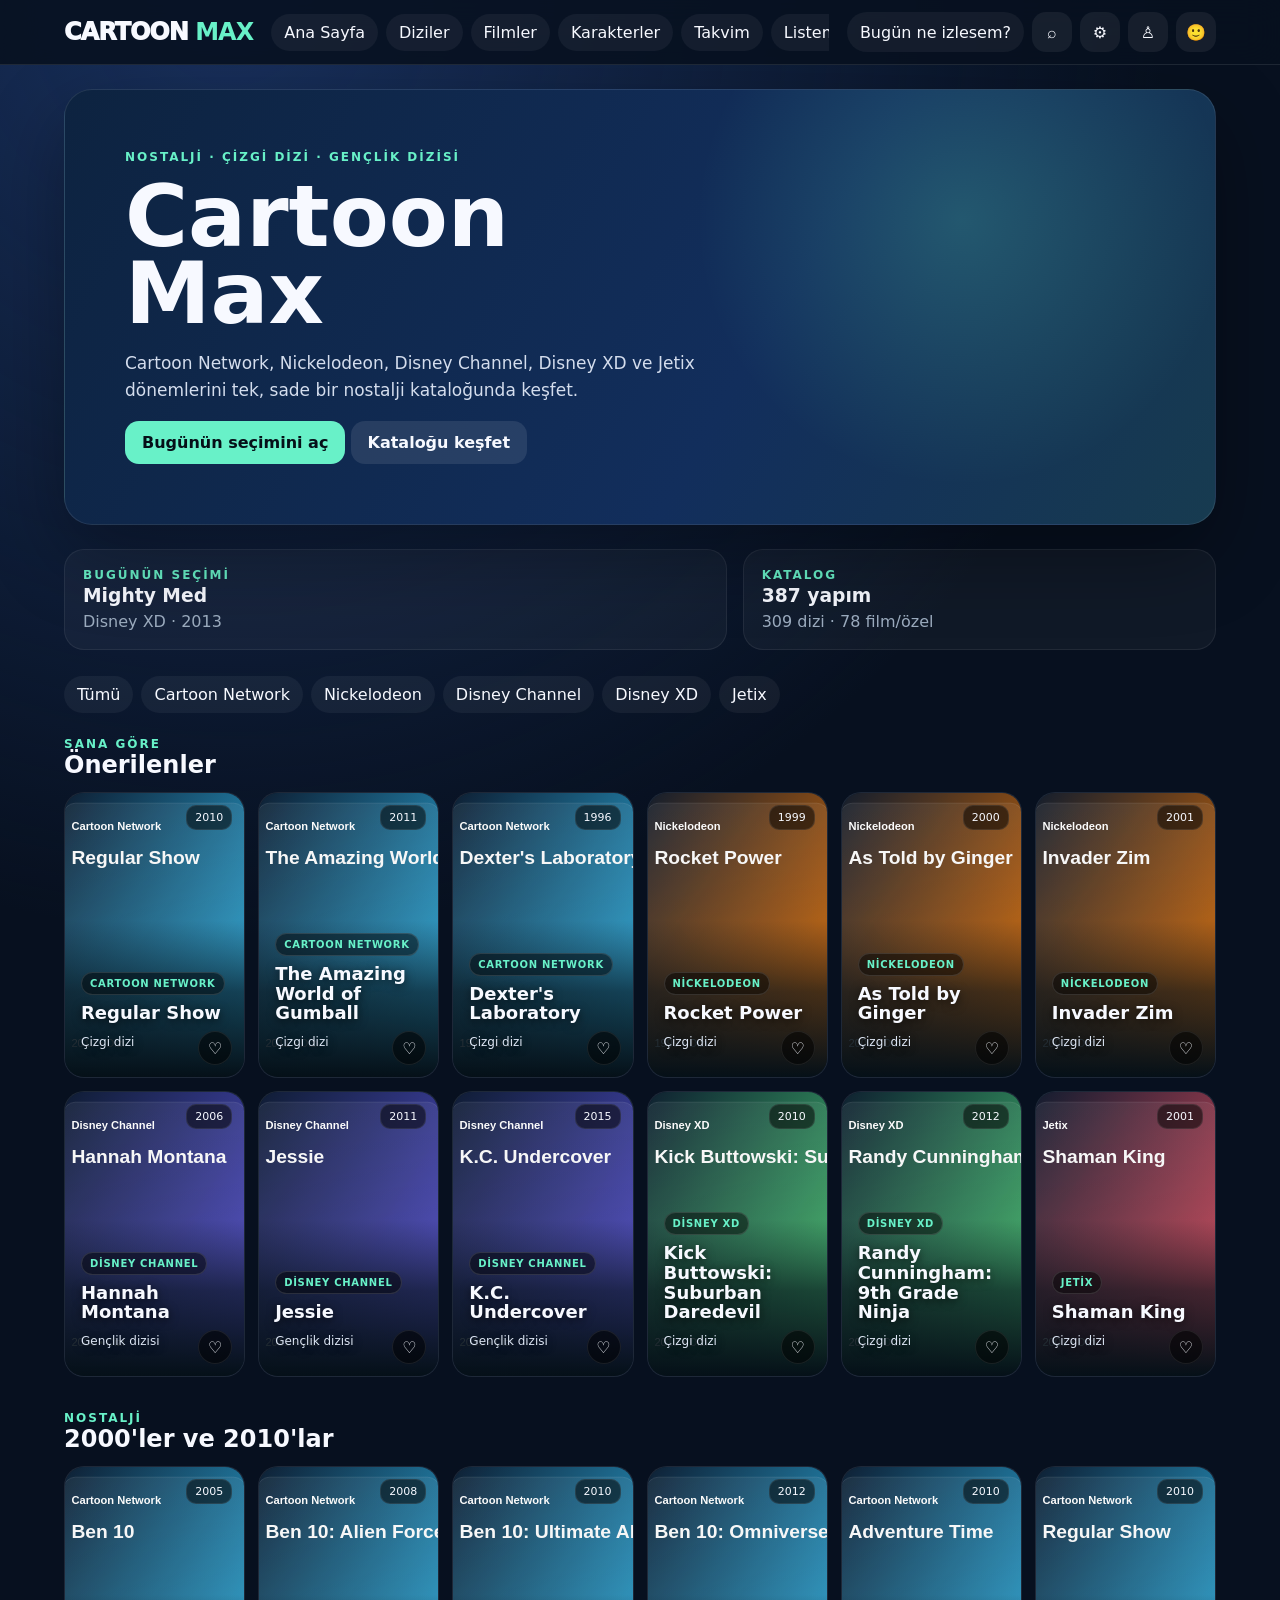
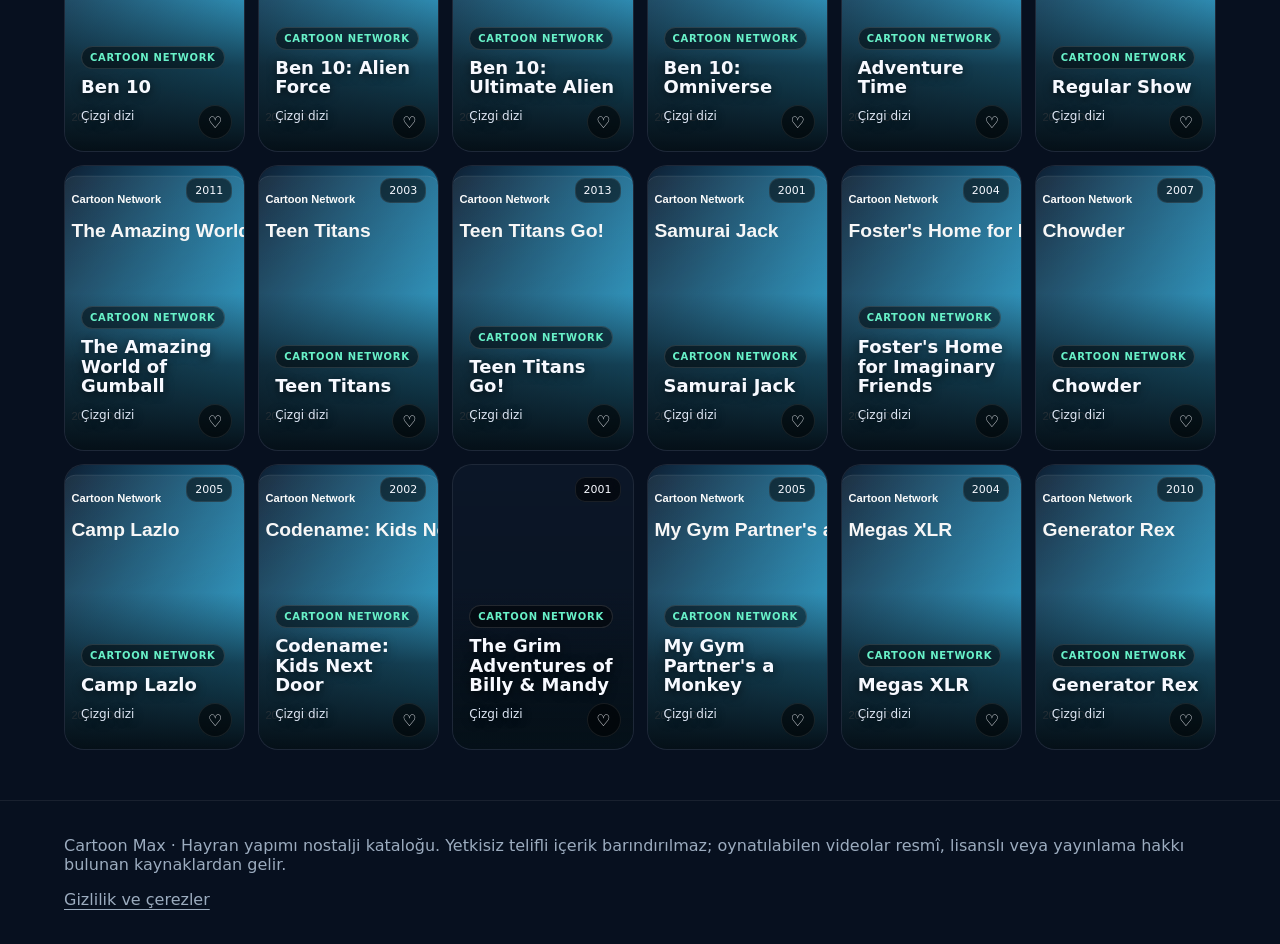
<file: index.html>
<!doctype html><html lang="tr" data-theme="night"><head><meta charset="utf-8"><meta name="viewport" content="width=device-width,initial-scale=1"><title>Cartoon Max</title><meta name="description" content="Cartoon Network, Nickelodeon, Disney Channel, Disney XD ve Jetix nostalji kataloğu."><meta name="google-adsense-account" content="ca-pub-7962627237294175">
<link rel="stylesheet" href="adsense.css">
<style>
*{box-sizing:border-box}html{background:#07101f;color:#f7f9ff;font-family:Inter,system-ui,Segoe UI,Arial,sans-serif}body{margin:0;background:radial-gradient(circle at 18% 0,#18305d 0,transparent 34%),var(--bg,#07101f);min-height:100vh;color:var(--tx,#f7f9ff)}button,input,select,textarea{font:inherit}button{cursor:pointer}.top{position:sticky;top:0;z-index:20;background:color-mix(in srgb,var(--bg,#07101f) 88%,transparent);backdrop-filter:blur(18px);border-bottom:1px solid #ffffff18;display:flex;align-items:center;gap:18px;padding:12px 5%}.logo{font-weight:1000;font-size:24px;letter-spacing:-1px}.logo b{color:var(--a,#68f1c8)}nav{display:flex;gap:8px;flex:1;overflow:auto}nav button,.ghost,.chip{border:0;background:#ffffff0d;color:inherit;border-radius:999px;padding:9px 13px;white-space:nowrap}.ghost:hover,nav button:hover,.chip:hover,.chip.on{background:#ffffff1b}.actions{display:flex;gap:8px}.icon{width:40px;height:40px;border:0;border-radius:14px;background:#ffffff10;color:inherit}.hero{margin:24px 5%;min-height:410px;border-radius:28px;overflow:hidden;position:relative;background:linear-gradient(120deg,#0d2340,#122e5c 60%,#173b50);border:1px solid #ffffff18;box-shadow:0 30px 80px #0005}.hero:after{content:"";position:absolute;inset:0;background:radial-gradient(circle at 78% 30%,#63f3c633,transparent 28%)}.hero-in{position:relative;z-index:2;padding:60px;max-width:720px}.kicker{color:var(--a,#68f1c8);font-weight:900;text-transform:uppercase;letter-spacing:2px;font-size:12px}.hero h1{font-size:clamp(42px,7vw,86px);line-height:.9;margin:14px 0}.hero p{color:#d4dded;line-height:1.6;font-size:17px}.btn{border:0;border-radius:14px;padding:12px 17px;font-weight:850;background:var(--a,#68f1c8);color:#051018}.btn.alt{background:#ffffff18;color:inherit}.discover{display:grid;grid-template-columns:1.4fr 1fr;gap:16px;margin:0 5% 26px}.panel{background:#ffffff0a;border:1px solid #ffffff12;border-radius:20px;padding:18px}.panel h3{margin:3px 0 6px}.muted{color:var(--mut,#9cacbf)}.filters{display:flex;gap:8px;overflow:auto;margin:0 5% 20px;padding-bottom:4px}.section{margin:0 5% 34px}.section-head{display:flex;justify-content:space-between;align-items:end;margin-bottom:13px}.section h2{margin:0;font-size:24px}.grid{display:grid;grid-template-columns:repeat(auto-fill,minmax(170px,1fr));gap:13px}.card{min-height:240px;border:1px solid #ffffff14;background:linear-gradient(145deg,#ffffff0e,#ffffff05);border-radius:20px;padding:16px;position:relative;overflow:hidden;transition:.2s}.card:hover{transform:translateY(-3px);border-color:#ffffff32}.card .net{font-size:10px;font-weight:900;letter-spacing:.7px;color:var(--a,#68f1c8);text-transform:uppercase}.card h3{font-size:18px;margin:45px 0 8px}.card p{font-size:12px;color:var(--mut,#9cacbf)}.card .year{position:absolute;right:12px;top:12px;background:#0005;padding:5px 8px;border-radius:10px;font-size:11px}.fav{position:absolute;right:12px;bottom:12px;width:34px;height:34px;border-radius:50%;border:0;background:#ffffff12;color:inherit}.people .card{min-height:190px}.search{display:none;position:fixed;z-index:40;inset:0;background:#020814ee;padding:8vh 8%}.search.open{display:block}.searchbox{width:100%;padding:20px 22px;border-radius:18px;border:1px solid #ffffff22;background:#ffffff0d;color:inherit;font-size:24px}.search .close{position:absolute;right:4%;top:3%;font-size:25px}.view{display:none}.view.on{display:block}.modal{display:none;position:fixed;inset:0;z-index:60;background:#000b;align-items:center;justify-content:center;padding:20px}.modal.open{display:flex}.box{width:min(900px,96vw);max-height:90vh;overflow:auto;background:var(--box,#0e192b);border:1px solid #ffffff1c;border-radius:24px;padding:26px;box-shadow:0 30px 100px #000b}.box.small{width:min(520px,96vw)}.modal-close{float:right;border:0;background:#ffffff12;color:inherit;border-radius:12px;width:38px;height:38px}.tabs{display:flex;gap:7px;flex-wrap:wrap;margin:14px 0}.eps{display:grid;gap:8px}.ep,.comment{display:flex;gap:11px;align-items:center;background:#ffffff09;border-radius:14px;padding:11px}.ep b{min-width:36px}.cast{display:flex;gap:8px;overflow:auto}.pill{background:#ffffff0b;border-radius:12px;padding:9px 12px;white-space:nowrap}.forms{display:grid;gap:9px}.forms input,.forms textarea,.forms select{width:100%;border:1px solid #ffffff1d;background:#ffffff0a;color:inherit;border-radius:13px;padding:12px}.rating{display:flex;gap:4px}.star{border:0;background:transparent;color:#ffcf5a;font-size:23px}.yeargrid{display:grid;grid-template-columns:repeat(auto-fill,minmax(110px,1fr));gap:9px}.yearbtn{padding:18px;border-radius:16px;border:1px solid #ffffff13;background:#ffffff08;color:inherit}.avatars{display:flex;gap:8px;flex-wrap:wrap}.av{font-size:26px;width:48px;height:48px;border-radius:14px;border:1px solid #ffffff1c;background:#ffffff0b}.av.on{outline:2px solid var(--a,#68f1c8)}.profiles{display:grid;grid-template-columns:repeat(auto-fit,minmax(110px,1fr));gap:10px}.profile{background:#ffffff09;border:1px solid #ffffff14;border-radius:18px;padding:16px;text-align:center}.profile i{font-style:normal;font-size:38px}.footer{padding:35px 5%;color:var(--mut,#9cacbf);border-top:1px solid #ffffff12;margin-top:50px}html[data-theme=ocean]{--bg:#031725;--box:#08283a;--a:#5ad7ff;--mut:#a5c7d9}html[data-theme=retro]{--bg:#21112d;--box:#321844;--a:#ffcf5a;--mut:#d1b9dd}html[data-theme=light]{--bg:#edf1f8;--box:#fff;--tx:#142033;--mut:#687386;--a:#5d56e8;background:#edf1f8;color:#142033}html[data-theme=light] body{color:#142033;background:#edf1f8}html[data-theme=light] .top{background:#ffffffdc}html[data-theme=light] .hero{background:linear-gradient(120deg,#e0e7ff,#dbeafe,#dcfce7)}html[data-theme=light] .hero p{color:#526071}html[data-theme=light] .card,html[data-theme=light] .panel,html[data-theme=light] .box{border-color:#00000010;background:#ffffffaa}html[data-theme=light] nav button,html[data-theme=light] .ghost,html[data-theme=light] .icon{background:#00000008;color:#142033}@media(max-width:800px){.top{padding:10px 3%;gap:7px}.logo{font-size:18px}nav{display:none}.hero{margin:14px 3%;min-height:360px}.hero-in{padding:38px 25px}.discover{grid-template-columns:1fr;margin:0 3% 18px}.section{margin-left:3%;margin-right:3%}.filters{margin-left:3%;margin-right:3%}.grid{grid-template-columns:repeat(2,minmax(0,1fr))}.card{min-height:220px}.actions .hide-mob{display:none}}
</style></head><body><header class="top"><div class="logo">CARTOON <b>MAX</b></div><nav id="nav"><button data-view="home">Ana Sayfa</button><button data-view="shows">Diziler</button><button data-view="movies">Filmler</button><button data-view="people">Karakterler</button><button data-view="years">Takvim</button><button data-view="list">Listem</button></nav><div class="actions"><button class="ghost hide-mob" id="todayBtn">Bugün ne izlesem?</button><button class="icon" id="searchBtn">⌕</button><button class="icon" id="settingsBtn">⚙</button><button class="icon" id="accountBtn">♙</button><button class="icon" id="profileBtn">🙂</button></div></header>
<main><section class="view on" id="home"><div class="hero"><div class="hero-in"><div class="kicker">Nostalji · Çizgi Dizi · Gençlik Dizisi</div><h1>Cartoon<br>Max</h1><p>Cartoon Network, Nickelodeon, Disney Channel, Disney XD ve Jetix dönemlerini tek, sade bir nostalji kataloğunda keşfet.</p><div><button class="btn" id="heroToday">Bugünün seçimini aç</button> <button class="btn alt" data-go="shows">Kataloğu keşfet</button></div></div></div><div class="discover"><div class="panel"><div class="kicker">Bugünün Seçimi</div><h3 id="todayTitle">—</h3><div class="muted" id="todayMeta"></div></div><div class="panel"><div class="kicker">Katalog</div><h3><span id="countAll">387</span> yapım</h3><div class="muted"><span id="countShows"></span> dizi · <span id="countMovies"></span> film/özel</div></div></div><div class="filters" id="chips"></div><div class="section"><div class="section-head"><div><div class="kicker">Sana göre</div><h2>Önerilenler</h2></div></div><div class="grid" id="recGrid"></div></div><div class="section"><div class="section-head"><div><div class="kicker">Nostalji</div><h2>2000'ler ve 2010'lar</h2></div></div><div class="grid" id="homeGrid"></div></div></section>
<section class="view" id="shows"><div class="section"><div class="section-head"><div><div class="kicker">Katalog</div><h2>Diziler & çizgi diziler</h2></div></div><div class="filters" id="showChips"></div><div class="grid" id="showsGrid"></div></div></section><section class="view" id="movies"><div class="section"><div class="section-head"><div><div class="kicker">TV Filmleri & Özel Yapımlar</div><h2>Filmler</h2></div></div><div class="grid" id="moviesGrid"></div></div></section><section class="view people" id="people"><div class="section"><div class="section-head"><div><div class="kicker">Karakterler & oyuncular</div><h2>Karakter Merkezi</h2></div></div><div class="grid" id="peopleGrid"></div></div></section><section class="view" id="years"><div class="section"><div class="section-head"><div><div class="kicker">Yayın yılı takvimi</div><h2>Yıllara göre keşfet</h2></div></div><div class="yeargrid" id="yearGrid"></div><div class="grid" id="yearResults" style="margin-top:18px"></div></div></section><section class="view" id="list"><div class="section"><div class="section-head"><div><div class="kicker">Profiline özel</div><h2>Listem</h2></div></div><div class="grid" id="listGrid"></div></div></section></main>
<div class="search" id="search"><button class="icon close" id="searchClose">×</button><input class="searchbox" id="q" placeholder="Dizi, film veya karakter ara…"><div class="grid" id="searchGrid" style="margin-top:24px"></div></div>
<div class="modal" id="detailModal"><div class="box"><button class="modal-close" data-close>×</button><div class="kicker" id="dNet"></div><h1 id="dTitle"></h1><p class="muted" id="dMeta"></p><p id="dDesc"></p><div style="display:flex;gap:8px;flex-wrap:wrap"><button class="btn" id="watchNow" hidden>▶ İzle</button><button class="btn alt" id="watchOfficial">Resmî izleme kaynağı ara</button><button class="btn alt" id="toggleFav">+ Listem</button></div><h3>Oyuncular / seslendirme</h3><div class="cast" id="cast"></div><h3>Bölümler</h3><div class="tabs" id="seasonTabs"></div><div class="eps" id="eps"><div class="muted">Bölüm rehberi yükleniyor…</div></div><h3>Puanın</h3><div class="rating" id="stars"></div><h3>Yorumlar</h3><div class="forms"><textarea id="commentText" rows="2" placeholder="Bu yapım hakkında ne düşünüyorsun?"></textarea><button class="btn" id="commentBtn">Yorum ekle</button></div><div id="comments"></div></div></div>
<div class="modal" id="playerModal"><div class="box player-box"><button class="modal-close" data-close>×</button><div class="kicker">Cartoon Max Player</div><h2 id="playerTitle">İzle</h2><div id="playerStage" class="player-stage"></div><div id="playerSources" class="player-sources"></div><p class="muted player-note">Yalnızca resmî, lisanslı veya yayınlama hakkı bulunan video kaynakları kullanılır.</p></div></div>
<div class="modal" id="settingsModal"><div class="box small"><button class="modal-close" data-close>×</button><h2>Ayarlar</h2><div class="forms"><label>Tema<select id="theme"><option value="night">Gece</option><option value="ocean">Okyanus</option><option value="retro">Retro</option><option value="light">Açık</option></select></label><label>Arayüz dili<select id="lang"><option value="tr">Türkçe</option><option value="en">English</option></select></label></div></div></div>
<div class="modal" id="profileModal"><div class="box small"><button class="modal-close" data-close>×</button><h2>Profiller</h2><div class="profiles" id="profiles"></div><h3>Yeni profil</h3><div class="avatars" id="avatars"></div><div class="forms" style="margin-top:10px"><input id="profileName" placeholder="Profil adı"><label><input type="checkbox" id="kid"> Çocuk profili</label><button class="btn" id="addProfile">Profil oluştur</button></div></div></div>
<div class="modal" id="accountModal"><div class="box small"><button class="modal-close" data-close>×</button><h2>Cartoon Max Hesabı</h2><div id="accountState"></div><div class="forms" id="accountForms"><input id="email" type="email" placeholder="E-posta"><input id="pass" type="password" placeholder="Şifre"><button class="btn" id="login">Giriş yap</button><button class="btn alt" id="register">Kayıt ol</button><div class="muted" style="font-size:12px">Bu statik public sürümde hesap, yorum ve puanlar yalnızca bu cihazda saklanır; bulut senkronizasyonu yoktur.</div></div></div></div>
<footer class="footer">Cartoon Max · Hayran yapımı nostalji kataloğu. Yetkisiz telifli içerik barındırılmaz; oynatılabilen videolar resmî, lisanslı veya yayınlama hakkı bulunan kaynaklardan gelir.<div class="privacy-links"><a href="privacy.html">Gizlilik ve çerezler</a><button type="button" class="ghost" id="adPrivacySettings" hidden>Gizlilik tercihleri</button></div></footer>
<script src="data1.js"></script><script src="data2.js"></script><script src="data3.js"></script><script src="video-sources.js?v=20261008"></script><script src="app.js?v=20261008"></script><script src="adsense.js?v=20261004"></script></body></html>
</file>
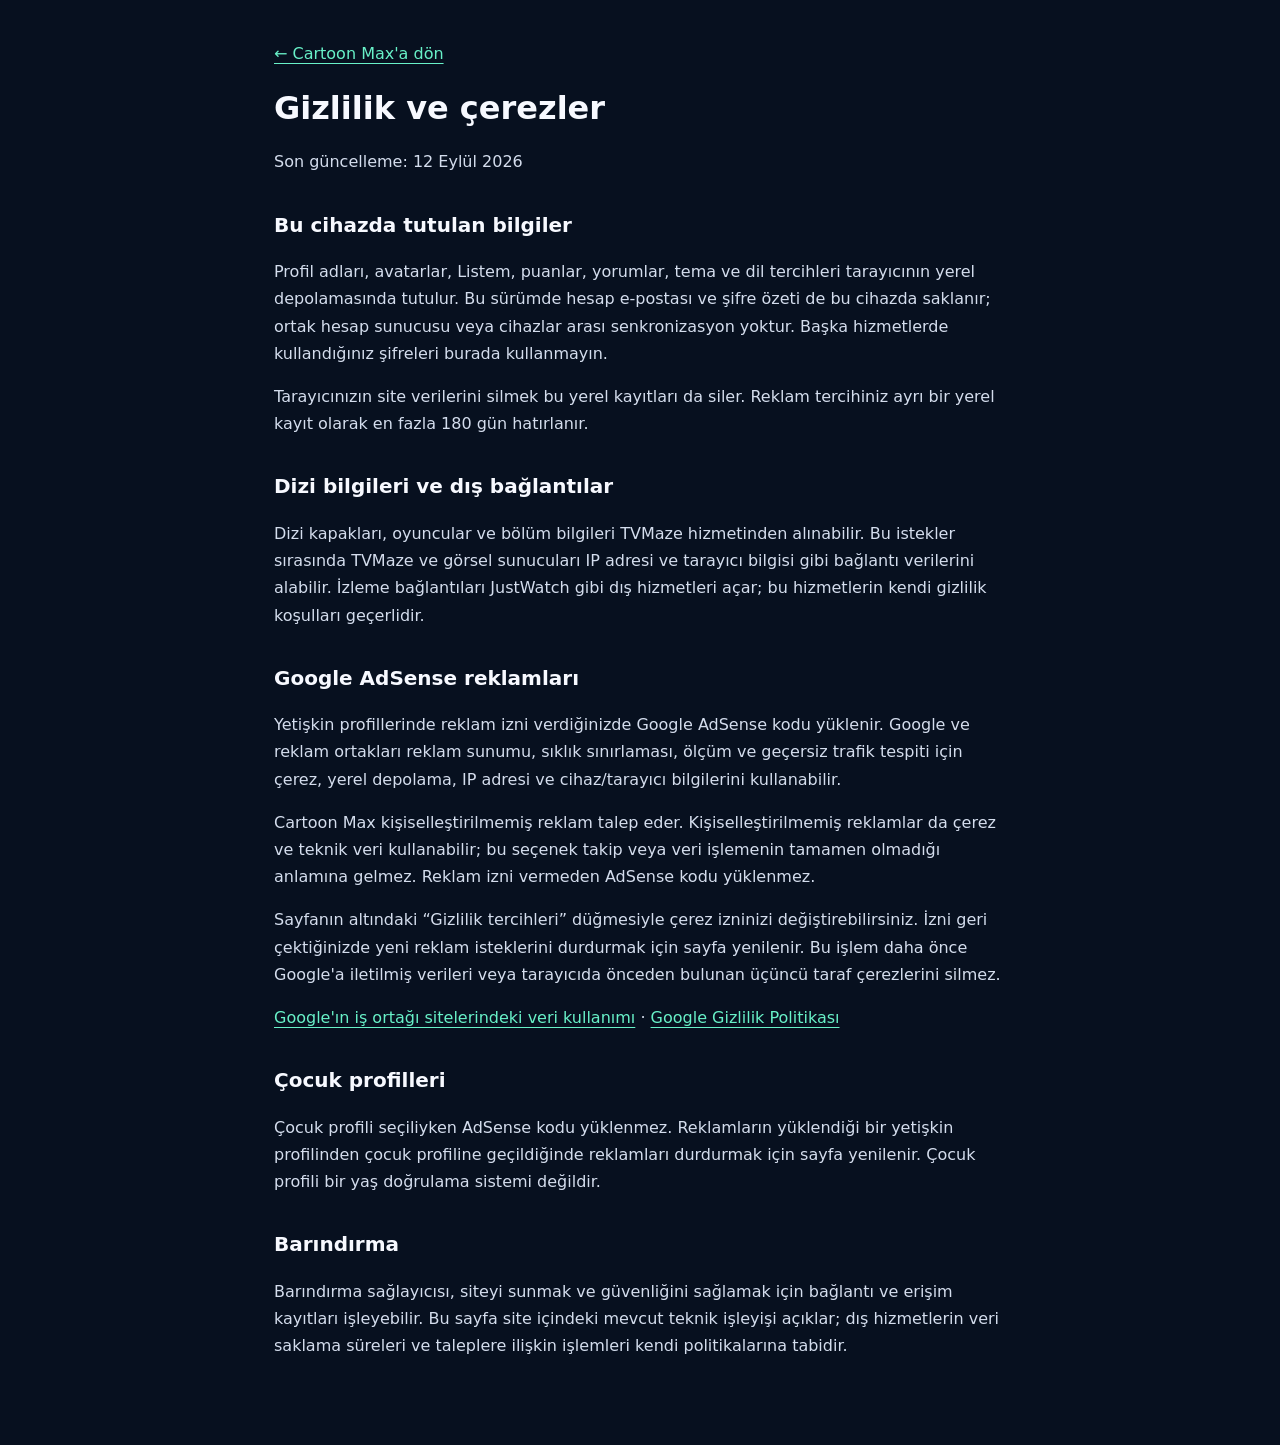
<file: privacy.html>
<!doctype html>
<html lang="tr">
<head>
  <meta charset="utf-8">
  <meta name="viewport" content="width=device-width, initial-scale=1">
  <title>Gizlilik ve çerezler · Cartoon Max</title>
  <meta name="description" content="Cartoon Max yerel verileri, dış kaynakları ve Google AdSense reklam tercihleri hakkında bilgi.">
  <style>
    *{box-sizing:border-box}body{margin:0;background:#07101f;color:#f7f9ff;font:16px/1.7 system-ui,sans-serif}main{max-width:780px;margin:0 auto;padding:40px 24px 70px}a{color:#68f1c8;text-underline-offset:4px}h1{font-size:2rem;line-height:1.2}h2{font-size:1.25rem;margin-top:32px}p{color:#d4dded}a:focus-visible{outline:3px solid #68f1c8;outline-offset:4px}
  </style>
</head>
<body>
<main>
  <a href="index.html">← Cartoon Max'a dön</a>
  <h1>Gizlilik ve çerezler</h1>
  <p>Son güncelleme: 12 Eylül 2026</p>
  <h2>Bu cihazda tutulan bilgiler</h2>
  <p>Profil adları, avatarlar, Listem, puanlar, yorumlar, tema ve dil tercihleri tarayıcının yerel depolamasında tutulur. Bu sürümde hesap e-postası ve şifre özeti de bu cihazda saklanır; ortak hesap sunucusu veya cihazlar arası senkronizasyon yoktur. Başka hizmetlerde kullandığınız şifreleri burada kullanmayın.</p>
  <p>Tarayıcınızın site verilerini silmek bu yerel kayıtları da siler. Reklam tercihiniz ayrı bir yerel kayıt olarak en fazla 180 gün hatırlanır.</p>
  <h2>Dizi bilgileri ve dış bağlantılar</h2>
  <p>Dizi kapakları, oyuncular ve bölüm bilgileri TVMaze hizmetinden alınabilir. Bu istekler sırasında TVMaze ve görsel sunucuları IP adresi ve tarayıcı bilgisi gibi bağlantı verilerini alabilir. İzleme bağlantıları JustWatch gibi dış hizmetleri açar; bu hizmetlerin kendi gizlilik koşulları geçerlidir.</p>
  <h2>Google AdSense reklamları</h2>
  <p>Yetişkin profillerinde reklam izni verdiğinizde Google AdSense kodu yüklenir. Google ve reklam ortakları reklam sunumu, sıklık sınırlaması, ölçüm ve geçersiz trafik tespiti için çerez, yerel depolama, IP adresi ve cihaz/tarayıcı bilgilerini kullanabilir.</p>
  <p>Cartoon Max kişiselleştirilmemiş reklam talep eder. Kişiselleştirilmemiş reklamlar da çerez ve teknik veri kullanabilir; bu seçenek takip veya veri işlemenin tamamen olmadığı anlamına gelmez. Reklam izni vermeden AdSense kodu yüklenmez.</p>
  <p>Sayfanın altındaki “Gizlilik tercihleri” düğmesiyle çerez izninizi değiştirebilirsiniz. İzni geri çektiğinizde yeni reklam isteklerini durdurmak için sayfa yenilenir. Bu işlem daha önce Google'a iletilmiş verileri veya tarayıcıda önceden bulunan üçüncü taraf çerezlerini silmez.</p>
  <p><a href="https://policies.google.com/technologies/partner-sites" rel="noopener noreferrer">Google'ın iş ortağı sitelerindeki veri kullanımı</a> · <a href="https://policies.google.com/privacy" rel="noopener noreferrer">Google Gizlilik Politikası</a></p>
  <h2>Çocuk profilleri</h2>
  <p>Çocuk profili seçiliyken AdSense kodu yüklenmez. Reklamların yüklendiği bir yetişkin profilinden çocuk profiline geçildiğinde reklamları durdurmak için sayfa yenilenir. Çocuk profili bir yaş doğrulama sistemi değildir.</p>
  <h2>Barındırma</h2>
  <p>Barındırma sağlayıcısı, siteyi sunmak ve güvenliğini sağlamak için bağlantı ve erişim kayıtları işleyebilir. Bu sayfa site içindeki mevcut teknik işleyişi açıklar; dış hizmetlerin veri saklama süreleri ve taleplere ilişkin işlemleri kendi politikalarına tabidir.</p>
</main>
</body>
</html>
</file>
<file: adsense.css>
.privacy-links{display:flex;align-items:center;gap:16px;flex-wrap:wrap;margin-top:16px}
.privacy-links a{color:inherit;text-underline-offset:4px}
[hidden]{display:none!important}
.ad-consent{position:fixed;inset:auto 16px 16px;z-index:100;display:flex;align-items:center;gap:24px;max-width:1040px;margin:auto;padding:22px 24px;background:var(--box,#0e192b);color:var(--tx,#f7f9ff);border:1px solid #75839b;border-radius:18px;box-shadow:0 12px 55px #0009}
.ad-consent h2{font-size:1.125rem;margin:0 0 8px}
.ad-consent p{font-size:0.9375rem;line-height:1.55;margin:0}
.ad-consent a{color:inherit;text-underline-offset:3px}
.ad-consent-actions{display:flex;gap:10px;flex-shrink:0}
.ad-consent-actions button{font:inherit;min-height:44px;padding:10px 16px;border:1px solid #75839b;border-radius:10px;background:transparent;color:inherit;cursor:pointer}
.ad-consent-actions button:hover{background:#75839b25}
.ad-consent button:focus-visible,.privacy-links a:focus-visible,.privacy-links button:focus-visible{outline:3px solid var(--a,#68f1c8);outline-offset:3px}
@media(max-width:700px){.ad-consent{inset:auto 10px 10px;display:block;padding:18px;max-height:75vh;overflow:auto}.ad-consent-actions{margin-top:16px}.ad-consent-actions button{flex:1}}
</file>
